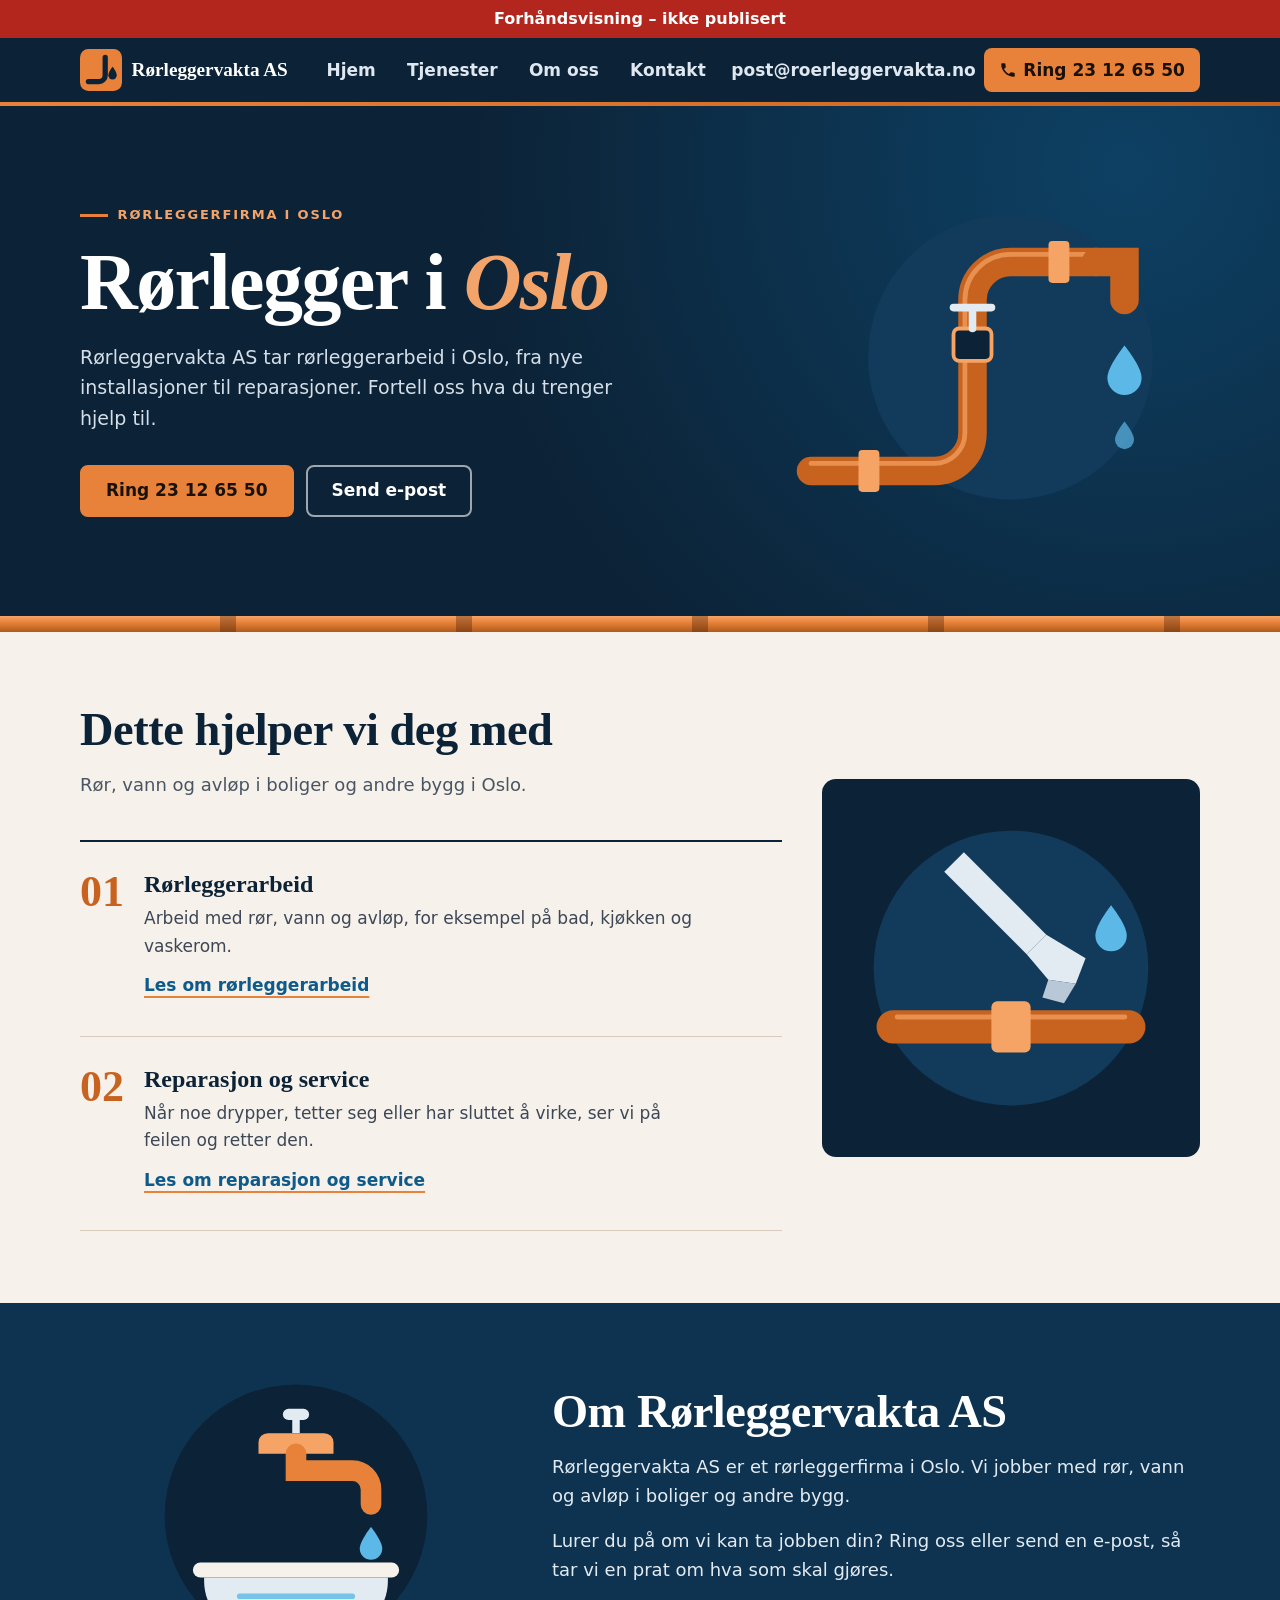
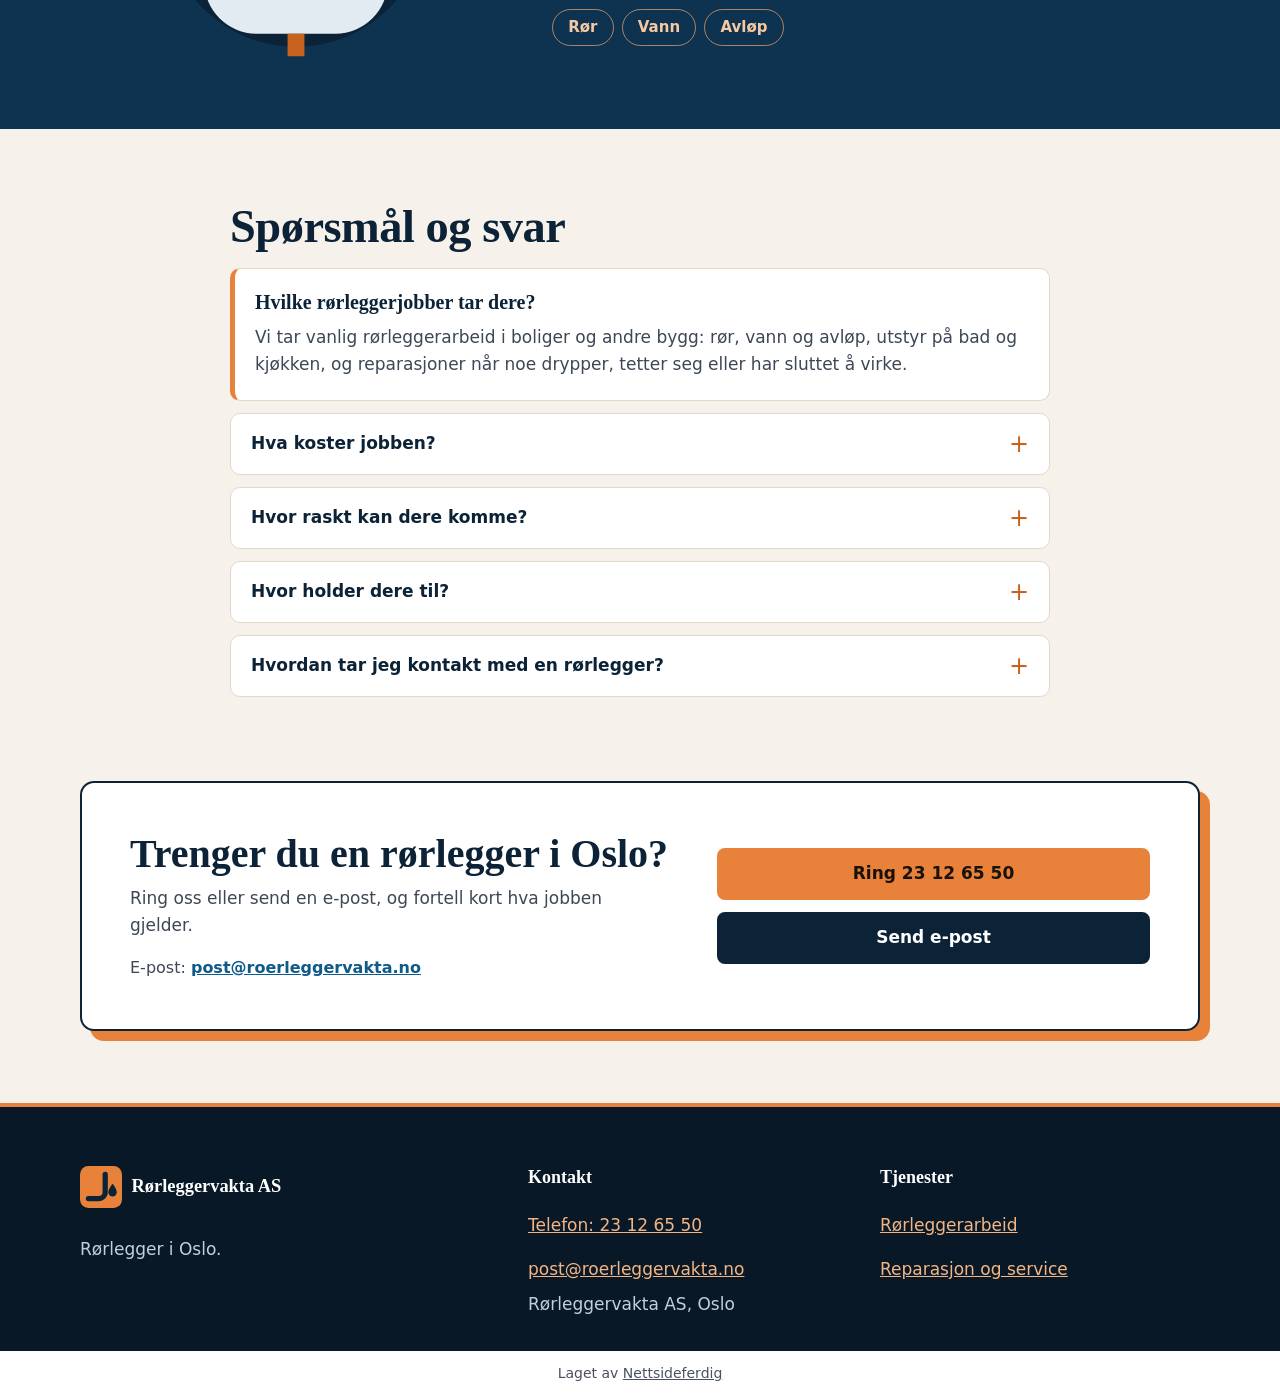
<file: index.html>
<!doctype html>
<html lang="nb">
<head>
<meta charset="utf-8">
<meta name="viewport" content="width=device-width, initial-scale=1">
<title>Rørlegger i Oslo | Rørleggervakta AS</title>
<meta name="description" content="Rørleggervakta AS er rørlegger i Oslo. Vi tar rørleggerarbeid, reparasjoner og service. Ta kontakt for en prat om jobben.">
<link rel="canonical" href="https://andersmathisen7-design.github.io/side-rorleggervakta-as-3229fc13/">
<meta property="og:type" content="website">
<meta property="og:locale" content="nb_NO">
<meta property="og:site_name" content="Rørleggervakta AS">
<meta property="og:title" content="Rørlegger i Oslo | Rørleggervakta AS">
<meta property="og:description" content="Rørleggervakta AS er rørlegger i Oslo. Vi tar rørleggerarbeid, reparasjoner og service. Ta kontakt for en prat om jobben.">
<meta property="og:url" content="https://andersmathisen7-design.github.io/side-rorleggervakta-as-3229fc13/">
<meta http-equiv="Content-Security-Policy" content="default-src 'none'; style-src 'self'; img-src 'self'; manifest-src 'self'; worker-src 'self'; script-src 'self'">
<link rel="stylesheet" href="./style.css">
<meta name="theme-color" content="#0c3b5e">
<link rel="manifest" href="./manifest.webmanifest">
<link rel="icon" href="./icon.svg" type="image/svg+xml">
<script src="./pwa.js" defer></script>
<meta name="robots" content="noindex,nofollow">
<script type="application/ld+json">{"@context":"https://schema.org","@type":"Plumber","name":"Rørleggervakta AS","description":"Rørleggervakta AS er rørlegger i Oslo. Vi tar rørleggerarbeid, reparasjoner og service. Ta kontakt for en prat om jobben.","email":"post@roerleggervakta.no","areaServed":"Oslo","url":"https://andersmathisen7-design.github.io/side-rorleggervakta-as-3229fc13","telephone":"23 12 65 50"}</script>
</head>
<body>
<div class="forhandsstripe">Forhåndsvisning – ikke publisert</div>
<header class="topp"><div class="wrap"><a class="merke" href="./"><svg viewBox="0 0 40 40" aria-hidden="true"><rect width="40" height="40" rx="8" fill="#e8823a"/><path d="M8 31h10a6 6 0 0 0 6-6V8" fill="none" stroke="#0c2236" stroke-width="5" stroke-linecap="round"/><path d="M31 17c0 0-4 5-4 8a4 4 0 0 0 8 0c0-3-4-8-4-8z" fill="#0c2236"/></svg><span>Rørleggervakta AS</span></a><nav class="meny" aria-label="Hovedmeny"><ul><li><a href="./">Hjem</a></li><li><a href="./#tjenester">Tjenester</a></li><li><a href="./#om">Om oss</a></li><li><a href="#kontakt">Kontakt</a></li></ul></nav><div class="topp-hoyre"><a class="toppepost" href="mailto:post@roerleggervakta.no">post@roerleggervakta.no</a><a class="ringknapp" href="tel:23126550"><svg viewBox="0 0 24 24" aria-hidden="true"><path d="M6.6 10.8a15 15 0 0 0 6.6 6.6l2.2-2.2a1 1 0 0 1 1-.25 11.4 11.4 0 0 0 3.6.57 1 1 0 0 1 1 1V20a1 1 0 0 1-1 1A17 17 0 0 1 3 4a1 1 0 0 1 1-1h3.5a1 1 0 0 1 1 1c0 1.25.2 2.45.57 3.57a1 1 0 0 1-.25 1z" fill="currentColor"/></svg><span class="kort">Ring</span><span class="lang">Ring 23 12 65 50</span></a><details class="mobilmeny"><summary><svg viewBox="0 0 24 24" aria-hidden="true"><path d="M4 7h16M4 12h16M4 17h16" stroke="currentColor" stroke-width="2.4" stroke-linecap="round"/></svg><span class="skjult">Meny</span></summary><nav aria-label="Meny på mobil"><ul><li><a href="./">Hjem</a></li><li><a href="./#tjenester">Tjenester</a></li><li><a href="./tjenester/rorleggerarbeid/">Rørleggerarbeid</a></li><li><a href="./tjenester/reparasjon-og-service/">Reparasjon og service</a></li><li><a href="./#om">Om oss</a></li><li><a href="#kontakt">Kontakt</a></li></ul></nav></details></div></div></header>
<main>
<section class="hero"><div class="wrap"><div><p class="etikett">Rørleggerfirma i Oslo</p><h1>Rørlegger i <em>Oslo</em></h1><p class="ingress">Rørleggervakta AS tar rørleggerarbeid i Oslo, fra nye installasjoner til reparasjoner. Fortell oss hva du trenger hjelp til.</p><div class="knapper"><a class="knapp" href="tel:23126550">Ring 23 12 65 50</a><a class="knapp hul" href="mailto:post@roerleggervakta.no">Send e-post</a></div></div><div class="hero-figur"><svg viewBox="0 0 400 360" aria-hidden="true"><circle cx="230" cy="180" r="150" fill="#123a5a"/><path d="M20 300H150a40 40 0 0 0 40-40V120a40 40 0 0 1 40-40h90" fill="none" stroke="#c8631f" stroke-width="30" stroke-linecap="round"/><path d="M20 292H150a32 32 0 0 0 32-32V120a48 48 0 0 1 48-48h90" fill="none" stroke="#f6a465" stroke-width="5" stroke-linecap="round" opacity=".7"/><rect x="70" y="278" width="22" height="44" rx="4" fill="#f6a465"/><rect x="270" y="58" width="22" height="44" rx="4" fill="#f6a465"/><rect x="170" y="150" width="40" height="34" rx="6" fill="#0c2236" stroke="#f6a465" stroke-width="4"/><path d="M190 150v-22M170 128h40" stroke="#e3ebf2" stroke-width="8" stroke-linecap="round"/><path d="M320 80h30v40" fill="none" stroke="#c8631f" stroke-width="30" stroke-linecap="round"/><path d="M350 168c0 0-18 22-18 34a18 18 0 0 0 36 0c0-12-18-34-18-34z" fill="#5cb8e6"/><path d="M350 248c0 0-10 12-10 19a10 10 0 0 0 20 0c0-7-10-19-10-19z" fill="#5cb8e6" opacity=".7"/></svg></div></div></section><div class="ror" aria-hidden="true"></div><section class="seksjon" id="tjenester"><div class="wrap tjenester-rad"><div><h2>Dette hjelper vi deg med</h2><p class="lede">Rør, vann og avløp i boliger og andre bygg i Oslo.</p><ol class="nummerliste"><li><span class="nr" aria-hidden="true">01</span><h3>Rørleggerarbeid</h3><p>Arbeid med rør, vann og avløp, for eksempel på bad, kjøkken og vaskerom.</p><a class="pil-lenke" href="./tjenester/rorleggerarbeid/">Les om rørleggerarbeid</a></li><li><span class="nr" aria-hidden="true">02</span><h3>Reparasjon og service</h3><p>Når noe drypper, tetter seg eller har sluttet å virke, ser vi på feilen og retter den.</p><a class="pil-lenke" href="./tjenester/reparasjon-og-service/">Les om reparasjon og service</a></li></ol></div><div class="illu" aria-hidden="true"><svg viewBox="0 0 320 320"><circle cx="160" cy="160" r="140" fill="#123a5a"/><path d="M40 220h240" stroke="#c8631f" stroke-width="34" stroke-linecap="round"/><path d="M44 210h232" stroke="#f6a465" stroke-width="5" stroke-linecap="round" opacity=".7"/><rect x="140" y="194" width="40" height="52" rx="6" fill="#f6a465"/><polygon points="92,62 112,42 196,126 176,146" fill="#e3ebf2"/><polygon points="176,146 196,126 236,150 226,176 198,172" fill="#e3ebf2"/><polygon points="198,172 226,176 214,196 192,190" fill="#b8c8d6"/><path d="M262 96c0 0-16 20-16 31a16 16 0 0 0 32 0c0-11-16-31-16-31z" fill="#5cb8e6"/></svg></div></div></section><section class="seksjon om" id="om"><div class="wrap"><div class="om-figur" aria-hidden="true"><svg viewBox="0 0 320 300"><circle cx="160" cy="150" r="140" fill="#0c2236"/><rect x="146" y="36" width="28" height="12" rx="6" fill="#e3ebf2"/><path d="M160 48v14" stroke="#e3ebf2" stroke-width="8"/><path d="M130 62h60a10 10 0 0 1 10 10v12h-80V72a10 10 0 0 1 10-10z" fill="#f6a465"/><path d="M160 84v18h60a20 20 0 0 1 20 20v16" fill="none" stroke="#e8823a" stroke-width="22" stroke-linecap="round"/><path d="M240 162c0 0-12 15-12 23a12 12 0 0 0 24 0c0-8-12-23-12-23z" fill="#5cb8e6"/><rect x="50" y="200" width="220" height="16" rx="8" fill="#f6f1ea"/><path d="M62 216h196v4a56 56 0 0 1-56 56h-84a56 56 0 0 1-56-56z" fill="#e3ebf2"/><path d="M100 236h120" stroke="#5cb8e6" stroke-width="6" stroke-linecap="round" opacity=".8"/><path d="M160 276v24" stroke="#c8631f" stroke-width="18"/></svg></div><div><h2>Om Rørleggervakta AS</h2><p>Rørleggervakta AS er et rørleggerfirma i Oslo. Vi jobber med rør, vann og avløp i boliger og andre bygg.</p><p>Lurer du på om vi kan ta jobben din? Ring oss eller send en e-post, så tar vi en prat om hva som skal gjøres.</p><ul class="merker" aria-label="Fagområder"><li>Rør</li><li>Vann</li><li>Avløp</li></ul></div></div></section><section class="seksjon faq"><div class="wrap"><h2>Spørsmål og svar</h2><div class="faq-apen"><h3>Hvilke rørleggerjobber tar dere?</h3><p>Vi tar vanlig rørleggerarbeid i boliger og andre bygg: rør, vann og avløp, utstyr på bad og kjøkken, og reparasjoner når noe drypper, tetter seg eller har sluttet å virke.</p></div><details><summary>Hva koster jobben?</summary><p>Det kommer an på hva som skal gjøres. Fortell oss kort om jobben når du tar kontakt, så tar vi en prat om hva den innebærer.</p></details><details><summary>Hvor raskt kan dere komme?</summary><p>Det kommer an på jobben og hva vi har på gang. Ring oss, så finner vi ut av det sammen.</p></details><details><summary>Hvor holder dere til?</summary><p>Vi holder til i Oslo. Lurer du på om vi tar jobben der du bor, er det bare å spørre.</p></details><details><summary>Hvordan tar jeg kontakt med en rørlegger?</summary><p>Ring oss eller send oss en e-post. Fortell kort hva jobben gjelder, så tar vi det derfra.</p></details></div></section><section class="cta-ramme" id="ta-kontakt"><div class="wrap"><div class="cta"><div><h2>Trenger du en rørlegger i Oslo?</h2><p>Ring oss eller send en e-post, og fortell kort hva jobben gjelder.</p><p class="epostlinje">E-post: <a href="mailto:post@roerleggervakta.no">post@roerleggervakta.no</a></p></div><div class="knapper"><a class="knapp" href="tel:23126550">Ring 23 12 65 50</a><a class="knapp mork" href="mailto:post@roerleggervakta.no">Send e-post</a></div></div></div></section>
</main>
<footer class="bunn" id="kontakt"><div class="wrap"><div><a class="merke" href="./"><svg viewBox="0 0 40 40" aria-hidden="true"><rect width="40" height="40" rx="8" fill="#e8823a"/><path d="M8 31h10a6 6 0 0 0 6-6V8" fill="none" stroke="#0c2236" stroke-width="5" stroke-linecap="round"/><path d="M31 17c0 0-4 5-4 8a4 4 0 0 0 8 0c0-3-4-8-4-8z" fill="#0c2236"/></svg><span>Rørleggervakta AS</span></a><p>Rørlegger i Oslo.</p></div><div><h2>Kontakt</h2><ul><li><a href="tel:23126550">Telefon: 23 12 65 50</a></li><li><a href="mailto:post@roerleggervakta.no">post@roerleggervakta.no</a></li></ul><address>Rørleggervakta AS, Oslo</address></div><div><h2>Tjenester</h2><ul><li><a href="./tjenester/rorleggerarbeid/">Rørleggerarbeid</a></li><li><a href="./tjenester/reparasjon-og-service/">Reparasjon og service</a></li></ul></div></div></footer>
<p class="nf-byra">Laget av <a href="https://nettsideferdig.no/">Nettsideferdig</a></p>
</body>
</html>
</file>
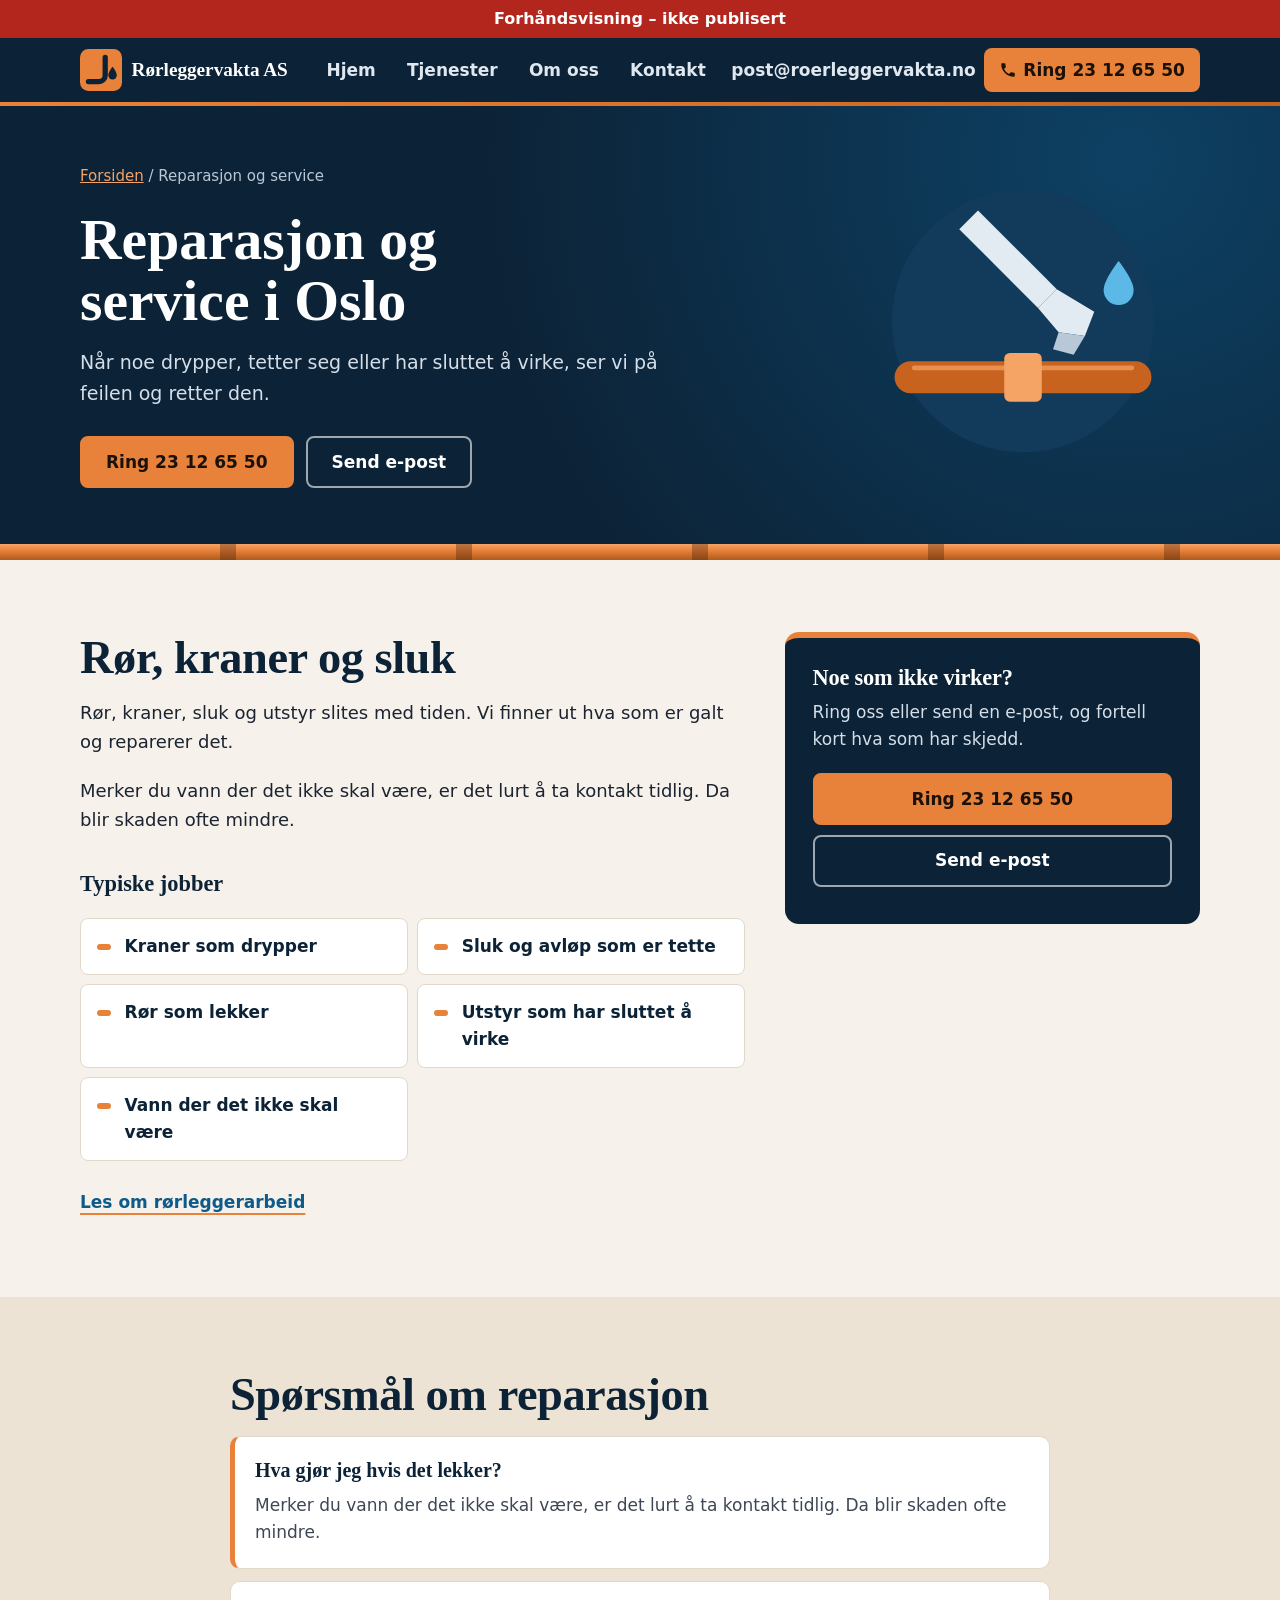
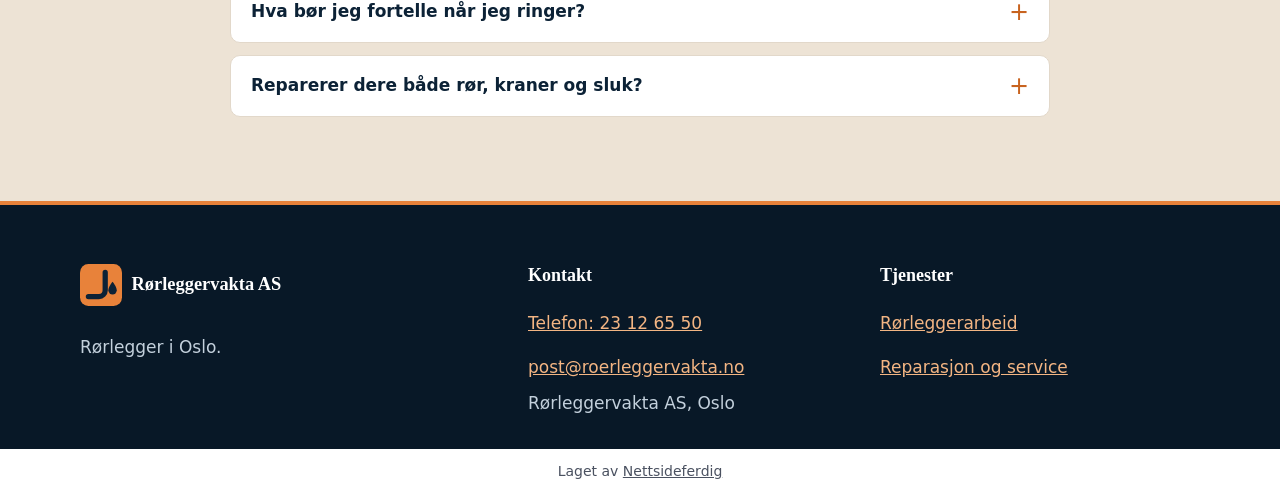
<file: tjenester/reparasjon-og-service/index.html>
<!doctype html>
<html lang="nb">
<head>
<meta charset="utf-8">
<meta name="viewport" content="width=device-width, initial-scale=1">
<title>Reparasjon og service av rør i Oslo | Rørleggervakta AS</title>
<meta name="description" content="Drypper det, er det tett eller har noe sluttet å virke? Rørleggervakta AS reparerer rør, kraner og sluk i Oslo.">
<link rel="canonical" href="https://andersmathisen7-design.github.io/side-rorleggervakta-as-3229fc13/tjenester/reparasjon-og-service/">
<meta property="og:type" content="website">
<meta property="og:locale" content="nb_NO">
<meta property="og:site_name" content="Rørleggervakta AS">
<meta property="og:title" content="Reparasjon og service av rør i Oslo | Rørleggervakta AS">
<meta property="og:description" content="Drypper det, er det tett eller har noe sluttet å virke? Rørleggervakta AS reparerer rør, kraner og sluk i Oslo.">
<meta property="og:url" content="https://andersmathisen7-design.github.io/side-rorleggervakta-as-3229fc13/tjenester/reparasjon-og-service/">
<meta http-equiv="Content-Security-Policy" content="default-src 'none'; style-src 'self'; img-src 'self'; manifest-src 'self'; worker-src 'self'; script-src 'self'">
<link rel="stylesheet" href="../../style.css">
<meta name="theme-color" content="#0c3b5e">
<link rel="manifest" href="../../manifest.webmanifest">
<link rel="icon" href="../../icon.svg" type="image/svg+xml">
<script src="../../pwa.js" defer></script>
<meta name="robots" content="noindex,nofollow">
</head>
<body>
<div class="forhandsstripe">Forhåndsvisning – ikke publisert</div>
<header class="topp"><div class="wrap"><a class="merke" href="../../"><svg viewBox="0 0 40 40" aria-hidden="true"><rect width="40" height="40" rx="8" fill="#e8823a"/><path d="M8 31h10a6 6 0 0 0 6-6V8" fill="none" stroke="#0c2236" stroke-width="5" stroke-linecap="round"/><path d="M31 17c0 0-4 5-4 8a4 4 0 0 0 8 0c0-3-4-8-4-8z" fill="#0c2236"/></svg><span>Rørleggervakta AS</span></a><nav class="meny" aria-label="Hovedmeny"><ul><li><a href="../../">Hjem</a></li><li><a href="../../#tjenester">Tjenester</a></li><li><a href="../../#om">Om oss</a></li><li><a href="#kontakt">Kontakt</a></li></ul></nav><div class="topp-hoyre"><a class="toppepost" href="mailto:post@roerleggervakta.no">post@roerleggervakta.no</a><a class="ringknapp" href="tel:23126550"><svg viewBox="0 0 24 24" aria-hidden="true"><path d="M6.6 10.8a15 15 0 0 0 6.6 6.6l2.2-2.2a1 1 0 0 1 1-.25 11.4 11.4 0 0 0 3.6.57 1 1 0 0 1 1 1V20a1 1 0 0 1-1 1A17 17 0 0 1 3 4a1 1 0 0 1 1-1h3.5a1 1 0 0 1 1 1c0 1.25.2 2.45.57 3.57a1 1 0 0 1-.25 1z" fill="currentColor"/></svg><span class="kort">Ring</span><span class="lang">Ring 23 12 65 50</span></a><details class="mobilmeny"><summary><svg viewBox="0 0 24 24" aria-hidden="true"><path d="M4 7h16M4 12h16M4 17h16" stroke="currentColor" stroke-width="2.4" stroke-linecap="round"/></svg><span class="skjult">Meny</span></summary><nav aria-label="Meny på mobil"><ul><li><a href="../../">Hjem</a></li><li><a href="../../#tjenester">Tjenester</a></li><li><a href="../../tjenester/rorleggerarbeid/">Rørleggerarbeid</a></li><li><a href="../../tjenester/reparasjon-og-service/">Reparasjon og service</a></li><li><a href="../../#om">Om oss</a></li><li><a href="#kontakt">Kontakt</a></li></ul></nav></details></div></div></header>
<main>
<section class="sidehode"><div class="wrap"><div><p class="brodsmule"><a href="../../">Forsiden</a> / Reparasjon og service</p><h1>Reparasjon og service i Oslo</h1><p class="ingress">Når noe drypper, tetter seg eller har sluttet å virke, ser vi på feilen og retter den.</p><div class="knapper"><a class="knapp" href="tel:23126550">Ring 23 12 65 50</a><a class="knapp hul" href="mailto:post@roerleggervakta.no">Send e-post</a></div></div><div class="sidehode-figur"><svg viewBox="0 0 320 320" aria-hidden="true"><circle cx="160" cy="160" r="140" fill="#123a5a"/><path d="M40 220h240" stroke="#c8631f" stroke-width="34" stroke-linecap="round"/><path d="M44 210h232" stroke="#f6a465" stroke-width="5" stroke-linecap="round" opacity=".7"/><rect x="140" y="194" width="40" height="52" rx="6" fill="#f6a465"/><polygon points="92,62 112,42 196,126 176,146" fill="#e3ebf2"/><polygon points="176,146 196,126 236,150 226,176 198,172" fill="#e3ebf2"/><polygon points="198,172 226,176 214,196 192,190" fill="#b8c8d6"/><path d="M262 96c0 0-16 20-16 31a16 16 0 0 0 32 0c0-11-16-31-16-31z" fill="#5cb8e6"/></svg></div></div></section><div class="ror" aria-hidden="true"></div><section class="seksjon"><div class="wrap innhold"><div class="tekst"><h2>Rør, kraner og sluk</h2><p>Rør, kraner, sluk og utstyr slites med tiden. Vi finner ut hva som er galt og reparerer det.</p><p>Merker du vann der det ikke skal være, er det lurt å ta kontakt tidlig. Da blir skaden ofte mindre.</p><h3>Typiske jobber</h3><ul class="jobbliste"><li>Kraner som drypper</li><li>Sluk og avløp som er tette</li><li>Rør som lekker</li><li>Utstyr som har sluttet å virke</li><li>Vann der det ikke skal være</li></ul><a class="pil-lenke" href="../../tjenester/rorleggerarbeid/">Les om rørleggerarbeid</a></div><aside class="sideboks"><h2>Noe som ikke virker?</h2><p>Ring oss eller send en e-post, og fortell kort hva som har skjedd.</p><a class="knapp" href="tel:23126550">Ring 23 12 65 50</a><a class="knapp hul" href="mailto:post@roerleggervakta.no">Send e-post</a></aside></div></section><section class="seksjon faq bakgrunn"><div class="wrap"><h2>Spørsmål om reparasjon</h2><div class="faq-apen"><h3>Hva gjør jeg hvis det lekker?</h3><p>Merker du vann der det ikke skal være, er det lurt å ta kontakt tidlig. Da blir skaden ofte mindre.</p></div><details><summary>Hva bør jeg fortelle når jeg ringer?</summary><p>Fortell kort hva som har skjedd og hvor det er, så vet vi mer om hva som må til.</p></details><details><summary>Reparerer dere både rør, kraner og sluk?</summary><p>Ja. Vi finner ut hva som er galt med rør, kraner, sluk og utstyr, og reparerer det.</p></details></div></section>
</main>
<footer class="bunn" id="kontakt"><div class="wrap"><div><a class="merke" href="../../"><svg viewBox="0 0 40 40" aria-hidden="true"><rect width="40" height="40" rx="8" fill="#e8823a"/><path d="M8 31h10a6 6 0 0 0 6-6V8" fill="none" stroke="#0c2236" stroke-width="5" stroke-linecap="round"/><path d="M31 17c0 0-4 5-4 8a4 4 0 0 0 8 0c0-3-4-8-4-8z" fill="#0c2236"/></svg><span>Rørleggervakta AS</span></a><p>Rørlegger i Oslo.</p></div><div><h2>Kontakt</h2><ul><li><a href="tel:23126550">Telefon: 23 12 65 50</a></li><li><a href="mailto:post@roerleggervakta.no">post@roerleggervakta.no</a></li></ul><address>Rørleggervakta AS, Oslo</address></div><div><h2>Tjenester</h2><ul><li><a href="../../tjenester/rorleggerarbeid/">Rørleggerarbeid</a></li><li><a href="../../tjenester/reparasjon-og-service/">Reparasjon og service</a></li></ul></div></div></footer>
<p class="nf-byra">Laget av <a href="https://nettsideferdig.no/">Nettsideferdig</a></p>
</body>
</html>
</file>
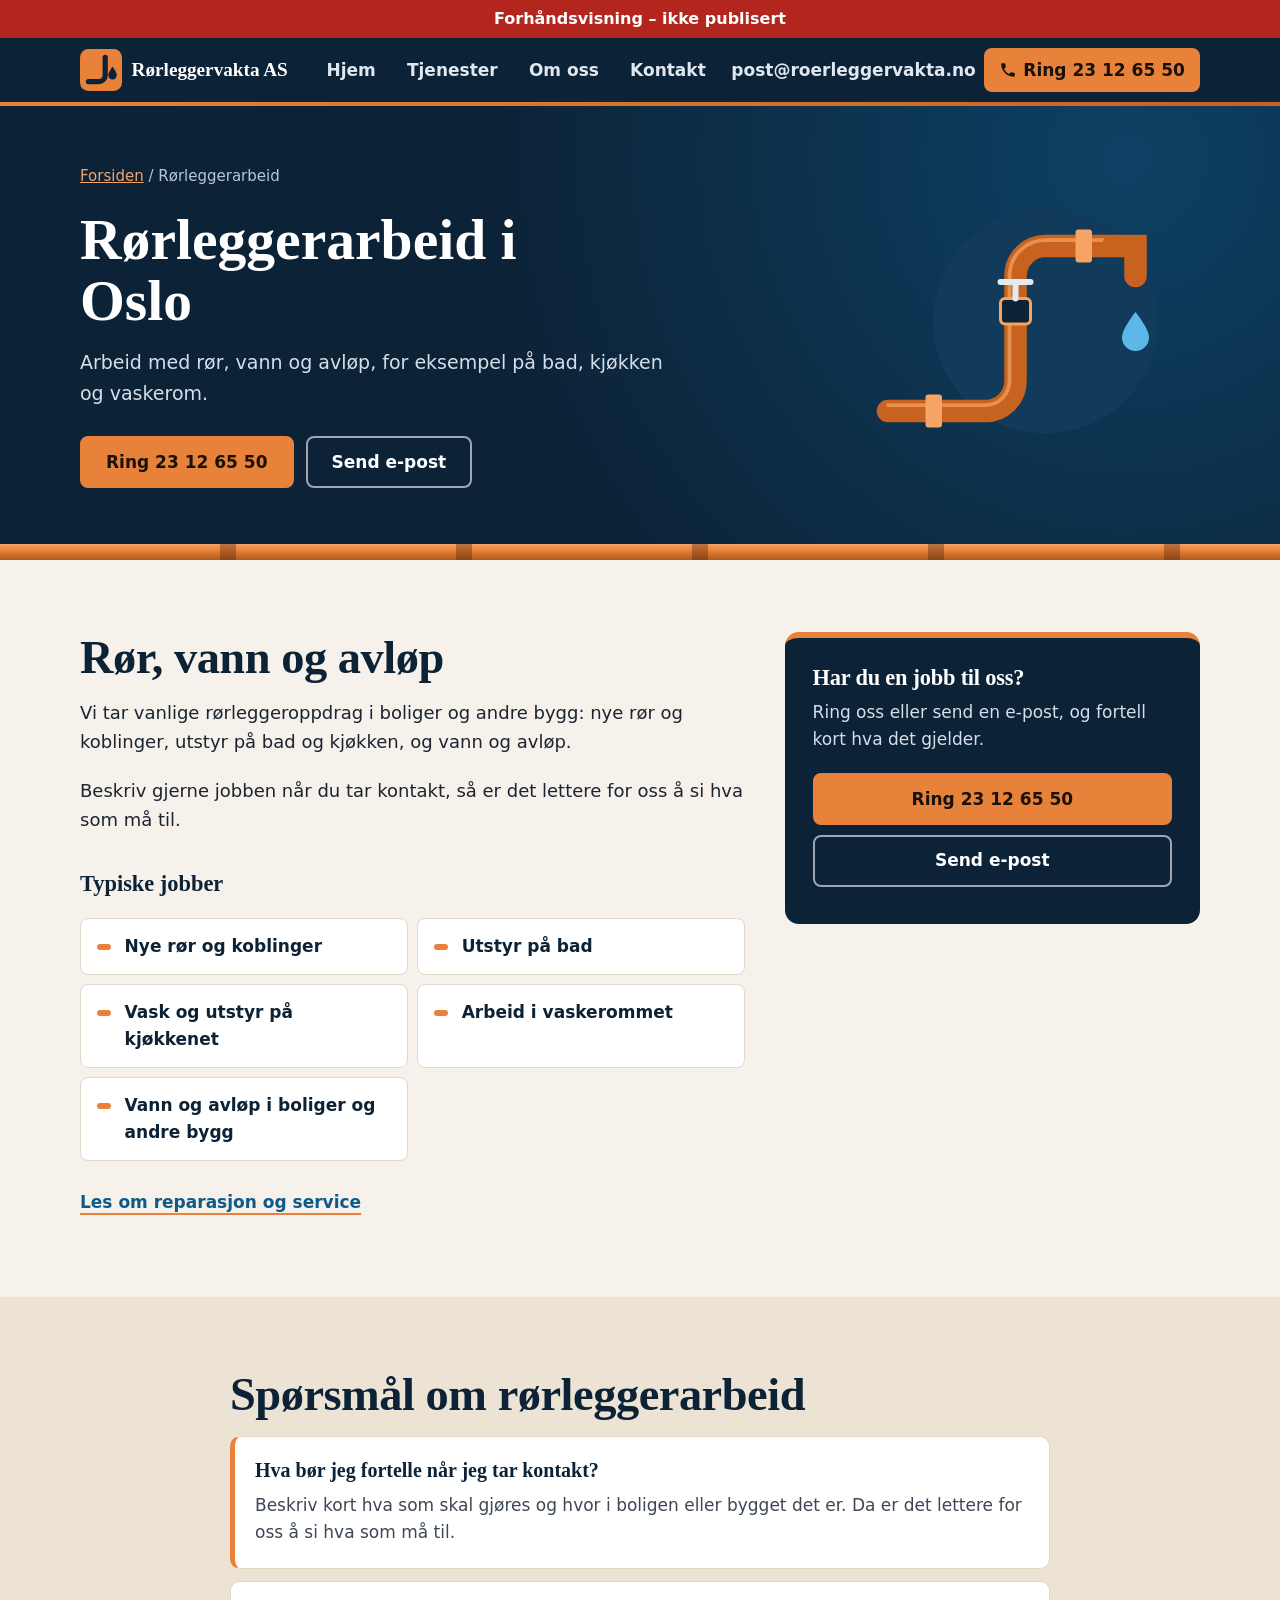
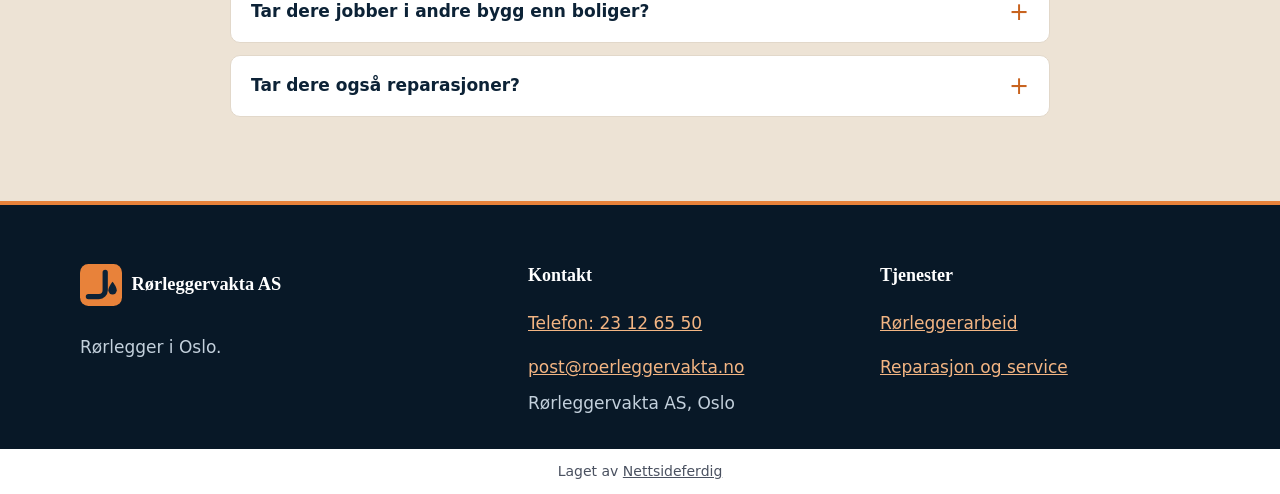
<file: tjenester/rorleggerarbeid/index.html>
<!doctype html>
<html lang="nb">
<head>
<meta charset="utf-8">
<meta name="viewport" content="width=device-width, initial-scale=1">
<title>Rørleggerarbeid i Oslo | Rørleggervakta AS</title>
<meta name="description" content="Rørleggerarbeid i Oslo: rør, vann og avløp på bad, kjøkken og vaskerom. Rørleggervakta AS hjelper deg med jobben.">
<link rel="canonical" href="https://andersmathisen7-design.github.io/side-rorleggervakta-as-3229fc13/tjenester/rorleggerarbeid/">
<meta property="og:type" content="website">
<meta property="og:locale" content="nb_NO">
<meta property="og:site_name" content="Rørleggervakta AS">
<meta property="og:title" content="Rørleggerarbeid i Oslo | Rørleggervakta AS">
<meta property="og:description" content="Rørleggerarbeid i Oslo: rør, vann og avløp på bad, kjøkken og vaskerom. Rørleggervakta AS hjelper deg med jobben.">
<meta property="og:url" content="https://andersmathisen7-design.github.io/side-rorleggervakta-as-3229fc13/tjenester/rorleggerarbeid/">
<meta http-equiv="Content-Security-Policy" content="default-src 'none'; style-src 'self'; img-src 'self'; manifest-src 'self'; worker-src 'self'; script-src 'self'">
<link rel="stylesheet" href="../../style.css">
<meta name="theme-color" content="#0c3b5e">
<link rel="manifest" href="../../manifest.webmanifest">
<link rel="icon" href="../../icon.svg" type="image/svg+xml">
<script src="../../pwa.js" defer></script>
<meta name="robots" content="noindex,nofollow">
</head>
<body>
<div class="forhandsstripe">Forhåndsvisning – ikke publisert</div>
<header class="topp"><div class="wrap"><a class="merke" href="../../"><svg viewBox="0 0 40 40" aria-hidden="true"><rect width="40" height="40" rx="8" fill="#e8823a"/><path d="M8 31h10a6 6 0 0 0 6-6V8" fill="none" stroke="#0c2236" stroke-width="5" stroke-linecap="round"/><path d="M31 17c0 0-4 5-4 8a4 4 0 0 0 8 0c0-3-4-8-4-8z" fill="#0c2236"/></svg><span>Rørleggervakta AS</span></a><nav class="meny" aria-label="Hovedmeny"><ul><li><a href="../../">Hjem</a></li><li><a href="../../#tjenester">Tjenester</a></li><li><a href="../../#om">Om oss</a></li><li><a href="#kontakt">Kontakt</a></li></ul></nav><div class="topp-hoyre"><a class="toppepost" href="mailto:post@roerleggervakta.no">post@roerleggervakta.no</a><a class="ringknapp" href="tel:23126550"><svg viewBox="0 0 24 24" aria-hidden="true"><path d="M6.6 10.8a15 15 0 0 0 6.6 6.6l2.2-2.2a1 1 0 0 1 1-.25 11.4 11.4 0 0 0 3.6.57 1 1 0 0 1 1 1V20a1 1 0 0 1-1 1A17 17 0 0 1 3 4a1 1 0 0 1 1-1h3.5a1 1 0 0 1 1 1c0 1.25.2 2.45.57 3.57a1 1 0 0 1-.25 1z" fill="currentColor"/></svg><span class="kort">Ring</span><span class="lang">Ring 23 12 65 50</span></a><details class="mobilmeny"><summary><svg viewBox="0 0 24 24" aria-hidden="true"><path d="M4 7h16M4 12h16M4 17h16" stroke="currentColor" stroke-width="2.4" stroke-linecap="round"/></svg><span class="skjult">Meny</span></summary><nav aria-label="Meny på mobil"><ul><li><a href="../../">Hjem</a></li><li><a href="../../#tjenester">Tjenester</a></li><li><a href="../../tjenester/rorleggerarbeid/">Rørleggerarbeid</a></li><li><a href="../../tjenester/reparasjon-og-service/">Reparasjon og service</a></li><li><a href="../../#om">Om oss</a></li><li><a href="#kontakt">Kontakt</a></li></ul></nav></details></div></div></header>
<main>
<section class="sidehode"><div class="wrap"><div><p class="brodsmule"><a href="../../">Forsiden</a> / Rørleggerarbeid</p><h1>Rørleggerarbeid i Oslo</h1><p class="ingress">Arbeid med rør, vann og avløp, for eksempel på bad, kjøkken og vaskerom.</p><div class="knapper"><a class="knapp" href="tel:23126550">Ring 23 12 65 50</a><a class="knapp hul" href="mailto:post@roerleggervakta.no">Send e-post</a></div></div><div class="sidehode-figur"><svg viewBox="0 0 400 360" aria-hidden="true"><circle cx="230" cy="180" r="150" fill="#123a5a"/><path d="M20 300H150a40 40 0 0 0 40-40V120a40 40 0 0 1 40-40h90" fill="none" stroke="#c8631f" stroke-width="30" stroke-linecap="round"/><path d="M20 292H150a32 32 0 0 0 32-32V120a48 48 0 0 1 48-48h90" fill="none" stroke="#f6a465" stroke-width="5" stroke-linecap="round" opacity=".7"/><rect x="70" y="278" width="22" height="44" rx="4" fill="#f6a465"/><rect x="270" y="58" width="22" height="44" rx="4" fill="#f6a465"/><rect x="170" y="150" width="40" height="34" rx="6" fill="#0c2236" stroke="#f6a465" stroke-width="4"/><path d="M190 150v-22M170 128h40" stroke="#e3ebf2" stroke-width="8" stroke-linecap="round"/><path d="M320 80h30v40" fill="none" stroke="#c8631f" stroke-width="30" stroke-linecap="round"/><path d="M350 168c0 0-18 22-18 34a18 18 0 0 0 36 0c0-12-18-34-18-34z" fill="#5cb8e6"/></svg></div></div></section><div class="ror" aria-hidden="true"></div><section class="seksjon"><div class="wrap innhold"><div class="tekst"><h2>Rør, vann og avløp</h2><p>Vi tar vanlige rørleggeroppdrag i boliger og andre bygg: nye rør og koblinger, utstyr på bad og kjøkken, og vann og avløp.</p><p>Beskriv gjerne jobben når du tar kontakt, så er det lettere for oss å si hva som må til.</p><h3>Typiske jobber</h3><ul class="jobbliste"><li>Nye rør og koblinger</li><li>Utstyr på bad</li><li>Vask og utstyr på kjøkkenet</li><li>Arbeid i vaskerommet</li><li>Vann og avløp i boliger og andre bygg</li></ul><a class="pil-lenke" href="../../tjenester/reparasjon-og-service/">Les om reparasjon og service</a></div><aside class="sideboks"><h2>Har du en jobb til oss?</h2><p>Ring oss eller send en e-post, og fortell kort hva det gjelder.</p><a class="knapp" href="tel:23126550">Ring 23 12 65 50</a><a class="knapp hul" href="mailto:post@roerleggervakta.no">Send e-post</a></aside></div></section><section class="seksjon faq bakgrunn"><div class="wrap"><h2>Spørsmål om rørleggerarbeid</h2><div class="faq-apen"><h3>Hva bør jeg fortelle når jeg tar kontakt?</h3><p>Beskriv kort hva som skal gjøres og hvor i boligen eller bygget det er. Da er det lettere for oss å si hva som må til.</p></div><details><summary>Tar dere jobber i andre bygg enn boliger?</summary><p>Ja, vi jobber med rør, vann og avløp både i boliger og andre bygg.</p></details><details><summary>Tar dere også reparasjoner?</summary><p>Ja. Drypper det, er det tett eller har noe sluttet å virke, ser vi på feilen og retter den.</p></details></div></section>
</main>
<footer class="bunn" id="kontakt"><div class="wrap"><div><a class="merke" href="../../"><svg viewBox="0 0 40 40" aria-hidden="true"><rect width="40" height="40" rx="8" fill="#e8823a"/><path d="M8 31h10a6 6 0 0 0 6-6V8" fill="none" stroke="#0c2236" stroke-width="5" stroke-linecap="round"/><path d="M31 17c0 0-4 5-4 8a4 4 0 0 0 8 0c0-3-4-8-4-8z" fill="#0c2236"/></svg><span>Rørleggervakta AS</span></a><p>Rørlegger i Oslo.</p></div><div><h2>Kontakt</h2><ul><li><a href="tel:23126550">Telefon: 23 12 65 50</a></li><li><a href="mailto:post@roerleggervakta.no">post@roerleggervakta.no</a></li></ul><address>Rørleggervakta AS, Oslo</address></div><div><h2>Tjenester</h2><ul><li><a href="../../tjenester/rorleggerarbeid/">Rørleggerarbeid</a></li><li><a href="../../tjenester/reparasjon-og-service/">Reparasjon og service</a></li></ul></div></div></footer>
<p class="nf-byra">Laget av <a href="https://nettsideferdig.no/">Nettsideferdig</a></p>
</body>
</html>
</file>
<file: style.css>
/* Fast fra Sidefabrikken: bestillingswidgeten. */
:root { --nf-farge: #0c3b5e; }
#nf-bestill [hidden] { display: none !important; }
#nf-bestill button { font: inherit; padding: 0.5rem 0.9rem; margin: 0.2rem; border: 1px solid var(--nf-farge); border-radius: 6px; background: #fff; color: var(--nf-farge); cursor: pointer; }
#nf-bestill button:disabled { opacity: 0.6; }
#nf-bestill .nf-knapp { background: var(--nf-farge); color: #fff; }
#nf-bestill .nf-tjeneste { display: block; width: 100%; text-align: left; }
#nf-bestill .nf-tjeneste small, #nf-bestill .nf-vare small { display: block; color: #555; }
#nf-bestill .nf-felt { display: block; margin: 0.5rem 0; }
#nf-bestill input, #nf-bestill select, #nf-bestill textarea { font: inherit; padding: 0.4rem; border: 1px solid #c5cad3; border-radius: 4px; display: block; width: 100%; max-width: 24rem; }
#nf-bestill input[type="checkbox"], #nf-bestill input[type="radio"] { display: inline-block; width: auto; margin: 0 0.4rem 0 0; vertical-align: middle; }
#nf-bestill .nf-rad { display: flex; flex-wrap: wrap; gap: 0.5rem; }
#nf-bestill .nf-vare { padding: 0.4rem 0; border-bottom: 1px solid #e3e6eb; }
#nf-bestill .nf-feil, #nf-bestill .nf-utsolgt { color: #b3261e; }
#nf-bestill .nf-test { background: #fff4e5; padding: 0.4rem 0.8rem; border-radius: 6px; }
#nf-bestill .nf-oppsummering { font-weight: 600; }
#nf-bestill .nf-faner { display: flex; flex-wrap: wrap; gap: 0.25rem; margin: 0.5rem 0 1rem; }
#nf-bestill .nf-fane.nf-valgt, #nf-bestill .nf-dag.nf-valgt { background: var(--nf-farge); color: #fff; }
#nf-bestill .nf-adresse { position: relative; max-width: 24rem; }
#nf-bestill .nf-forslag { position: absolute; top: 100%; left: 0; right: 0; z-index: 10; max-height: 15rem; overflow-y: auto; background: #fff; border: 1px solid #c5cad3; border-radius: 4px; box-shadow: 0 4px 12px rgba(0, 0, 0, 0.15); }
#nf-bestill .nf-forslag button { display: block; width: 100%; margin: 0; border: 0; border-radius: 0; padding: 0.5rem 0.75rem; text-align: left; color: inherit; }
#nf-bestill .nf-forslag button:hover, #nf-bestill .nf-forslag button:focus { background: #f4f7fb; }
#nf-bestill .nf-dager { display: flex; flex-wrap: wrap; gap: 0.25rem; margin: 0.5rem 0; }
#nf-bestill .nf-dag.nf-full { text-decoration: line-through; color: #777; border-color: #c5cad3; }
#nf-bestill .nf-tillegg { margin: 0.5rem 0; }
#nf-bestill .nf-sporsmal { margin: 0.8rem 0; }
#nf-bestill .nf-hjelp { display: block; font-size: 0.875rem; color: #666; margin: 0.15rem 0 0.25rem; }
#nf-bestill .nf-sum { font-weight: 700; font-size: 1.15rem; }
#nf-bestill .nf-ja-nei { display: flex; gap: 1.5rem; margin-top: 0.25rem; }
.prisliste table { border-collapse: collapse; width: 100%; max-width: 36rem; }
.prisliste th, .prisliste td { text-align: left; padding: 0.4rem 0.6rem 0.4rem 0; border-bottom: 1px solid #e3e6eb; vertical-align: top; }
.prisliste td:last-child, .prisliste th:last-child { text-align: right; white-space: nowrap; padding-right: 0; }
.prisliste small { color: #555; }
.prisliste .prisinfo { font-size: 0.875rem; color: #555; }

main > section.melding, main > section.bestill { box-sizing: border-box; max-width: 42rem; margin: 0 auto; padding: 2.5rem 1.25rem 3.5rem; }
.nf-skjema .nf-felt { display: block; margin: 0.75rem 0; }
.nf-skjema label, .nf-skjema legend { display: block; font-weight: 600; }
.nf-skjema fieldset { border: 0; padding: 0; margin: 0.75rem 0; min-width: 0; }
.nf-skjema fieldset label { font-weight: 400; }
.nf-skjema input, .nf-skjema textarea { font: inherit; padding: 0.5rem; border: 1px solid #c5cad3; border-radius: 4px; display: block; width: 100%; max-width: 32rem; }
.nf-skjema input[type="radio"] { display: inline-block; width: auto; margin: 0 0.4rem 0 0; vertical-align: middle; }
.nf-skjema input:focus, .nf-skjema textarea:focus { outline: 2px solid var(--nf-farge); outline-offset: 1px; }
.nf-skjema button { font: inherit; font-weight: 600; border: 0; cursor: pointer; padding: 0.85rem 1.5rem; border-radius: 6px; background: var(--nf-farge); color: #fff; min-height: 44px; }
.nf-skjema .nf-info { font-size: 0.875rem; color: #555; }

/* Designet */
*,*::before,*::after{box-sizing:border-box}html{-webkit-text-size-adjust:100%}body{margin:0;font-family:system-ui,-apple-system,"Segoe UI",Helvetica,Arial,sans-serif;font-size:1.0625rem;line-height:1.6;color:#1b2430;background:#f6f1ea}a{color:#0e5a8a}a:focus-visible,summary:focus-visible{outline:3px solid #e8823a;outline-offset:3px}.wrap{width:min(1120px,100% - 2.5rem);margin-inline:auto}.skjult{position:absolute;width:1px;height:1px;overflow:hidden;clip-path:inset(50%);white-space:nowrap}h1,h2,h3{font-family:"Iowan Old Style","Palatino Linotype",Palatino,Georgia,serif}.topp{background:#0c2236;color:#fff;position:relative;z-index:10}.topp::after{content:"";position:absolute;left:0;right:0;bottom:0;height:4px;background:linear-gradient(90deg,#e8823a,#c8631f)}.topp .wrap{display:flex;align-items:center;justify-content:space-between;gap:.75rem;min-height:68px;padding:.5rem 0 .75rem}.merke{display:inline-flex;align-items:center;gap:.6rem;color:#fff;text-decoration:none;font-family:"Iowan Old Style","Palatino Linotype",Palatino,Georgia,serif;font-weight:700;font-size:1.05rem;line-height:1.15;min-height:48px;min-width:0}.merke svg{width:38px;height:38px;flex:none}.meny{display:none;margin-left:auto}.meny ul{display:flex;gap:.25rem;list-style:none;margin:0;padding:0}.meny a{display:inline-flex;align-items:center;min-height:44px;padding:0 .85rem;color:#dfe8f0;text-decoration:none;font-weight:600}.meny a:hover{color:#fff;text-decoration:underline;text-decoration-color:#e8823a;text-decoration-thickness:3px;text-underline-offset:8px}.topp-hoyre{display:flex;align-items:center;gap:.5rem;flex:none}.toppepost{display:none;align-items:center;min-height:44px;color:#dfe8f0;font-weight:600;text-decoration:none}.toppepost:hover{color:#fff;text-decoration:underline}.ringknapp{display:inline-flex;align-items:center;gap:.4rem;min-height:44px;padding:0 .95rem;border-radius:8px;background:#e8823a;color:#1a1108;font-weight:700;text-decoration:none;white-space:nowrap}.ringknapp:hover{background:#f39a57}.ringknapp svg{width:18px;height:18px}.ringknapp .lang{display:none}.mobilmeny{position:relative}.mobilmeny summary{list-style:none;cursor:pointer;display:grid;place-items:center;width:44px;height:44px;border-radius:8px;color:#fff;border:1px solid rgba(255,255,255,.4)}.mobilmeny summary::-webkit-details-marker{display:none}.mobilmeny summary svg{width:22px;height:22px}.mobilmeny ul{position:absolute;right:0;top:calc(100% + .6rem);z-index:20;list-style:none;margin:0;padding:.5rem;min-width:230px;background:#0c2236;border:1px solid #2a4a66;border-top:4px solid #e8823a;border-radius:10px;box-shadow:0 18px 40px -12px rgba(0,0,0,.5)}.mobilmeny a{display:flex;align-items:center;min-height:48px;padding:0 1rem;color:#fff;text-decoration:none;font-weight:600;border-radius:6px}.mobilmeny a:hover{background:rgba(255,255,255,.08)}.hero,.sidehode{position:relative;background:#0c2236;color:#fff;overflow:hidden}.hero{padding:2.5rem 0 3.25rem}.hero::before,.sidehode::before{content:"";position:absolute;inset:0;background:radial-gradient(circle at 88% 12%,rgba(14,90,138,.55),rgba(14,90,138,0) 55%)}.hero .wrap,.sidehode .wrap{position:relative;display:grid;gap:2rem;align-items:center}.ror{height:16px;background:repeating-linear-gradient(90deg,rgba(0,0,0,0) 0 220px,rgba(70,30,5,.35) 220px 236px),linear-gradient(180deg,#f6a465,#e8823a 40%,#b05a1c)}.etikett{display:inline-flex;align-items:center;gap:.6rem;font-size:.8125rem;font-weight:700;letter-spacing:.14em;text-transform:uppercase;color:#f3a46a;margin:0 0 1rem}.etikett::before{content:"";width:28px;height:3px;background:#e8823a}.hero h1{font-size:clamp(2.6rem,9vw,5rem);line-height:1;letter-spacing:-.02em;margin:0 0 1.25rem;font-weight:700}.hero h1 em{font-style:italic;color:#f3a46a}.hero .ingress{font-size:1.1875rem;color:#d4dfe9;max-width:46ch;margin:0 0 2rem}.knapper{display:flex;flex-wrap:wrap;gap:.75rem}.knapp{display:inline-flex;align-items:center;justify-content:center;gap:.5rem;min-height:52px;padding:0 1.5rem;border-radius:8px;font-weight:700;font-size:1.0625rem;text-decoration:none;background:#e8823a;color:#1a1108;border:2px solid #e8823a;transition:background .15s}.knapp:hover{background:#f39a57;border-color:#f39a57}.knapp.hul{background:transparent;color:#fff;border-color:rgba(255,255,255,.6)}.knapp.hul:hover{background:rgba(255,255,255,.1)}.knapp.mork{background:#0c2236;color:#fff;border-color:#0c2236}.knapp.mork:hover{background:#163a58;border-color:#163a58}.hero-figur svg{display:block;width:100%;max-width:240px;height:auto;margin-inline:auto}.seksjon{padding:4.5rem 0}.seksjon h2{font-size:clamp(2rem,5vw,2.9rem);line-height:1.1;letter-spacing:-.01em;margin:0 0 1rem;color:#0c2236}.lede{max-width:56ch;color:#4a5563;margin:0 0 2.5rem;font-size:1.125rem}.tjenester-rad{display:grid;gap:2.5rem;align-items:center}.nummerliste{list-style:none;margin:0;padding:0;border-top:2px solid #0c2236}.nummerliste li{display:grid;grid-template-columns:auto 1fr;gap:0 1.25rem;padding:1.75rem 0;border-bottom:1px solid #d8cdbd}.nummerliste .nr{grid-row:1/span 3;font-family:"Iowan Old Style","Palatino Linotype",Palatino,Georgia,serif;font-size:2.75rem;line-height:1;color:#c8631f;font-weight:700}.nummerliste h3,.nummerliste p,.nummerliste .pil-lenke{grid-column:2}.nummerliste h3{margin:0;font-size:1.5rem;color:#0c2236;line-height:1.2}.nummerliste p{margin:.4rem 0 .25rem;color:#3d4756;max-width:52ch}.pil-lenke{font-weight:700;color:#0e5a8a;text-decoration:underline;text-decoration-color:#e8823a;text-decoration-thickness:2px;text-underline-offset:5px;display:inline-flex;align-items:center;min-height:44px;justify-self:start}.pil-lenke:hover{color:#0c2236}.illu{display:none;background:#0c2236;border-radius:14px;padding:2rem;place-items:center}.illu svg{width:100%;max-width:320px;height:auto}.om{background:#0e3350;color:#e3ebf2}.om .wrap{display:grid;gap:2.5rem;align-items:center}.seksjon.om h2{color:#fff}.om p{max-width:58ch;font-size:1.125rem;margin:0 0 1rem}.om-figur svg{display:block;width:100%;max-width:300px;height:auto;margin-inline:auto}.merker{list-style:none;display:flex;flex-wrap:wrap;gap:.5rem;padding:0;margin:1.5rem 0 0}.merker li{border:1px solid rgba(243,164,106,.7);color:#f6c9a3;padding:.35rem .95rem;border-radius:999px;font-weight:600;font-size:.9375rem}.faq .wrap{max-width:820px}.bakgrunn{background:#ede3d5}.faq-apen{background:#fff;border-radius:10px;padding:1.25rem 1.25rem 1.35rem;margin-bottom:.75rem;border:1px solid #e2d8ca;border-left:5px solid #e8823a}.faq-apen h3{margin:0 0 .5rem;font-size:1.25rem;color:#0c2236;line-height:1.35}.faq-apen p{margin:0;color:#3d4756}.faq details{background:#fff;border-radius:10px;margin-bottom:.75rem;border:1px solid #e2d8ca}.faq summary{cursor:pointer;list-style:none;display:flex;align-items:center;justify-content:space-between;gap:1rem;padding:18px 20px;font-weight:700;color:#0c2236;font-size:1.0625rem;line-height:1.4;min-height:44px}.faq summary::-webkit-details-marker{display:none}.faq summary::after{content:"+";flex:none;font-size:1.5rem;line-height:1;color:#c8631f;font-weight:400}.faq details[open] summary::after{content:"–"}.faq details p{margin:0;padding:0 20px 20px;color:#3d4756}.cta-ramme{padding:0 0 4.5rem}.cta{background:#fff;border:2px solid #0c2236;border-radius:14px;padding:2.25rem 1.5rem;box-shadow:10px 10px 0 #e8823a;display:grid;gap:1.5rem;align-items:center}.cta h2{margin:0 0 .5rem;font-size:clamp(1.8rem,4.5vw,2.5rem);line-height:1.15;color:#0c2236}.cta p{margin:0;color:#3d4756;max-width:48ch}.cta .epostlinje{margin-top:1rem;font-size:1rem}.cta .epostlinje a{font-weight:700;overflow-wrap:anywhere}.sidehode{padding:2.25rem 0 3rem}.sidehode-figur{display:none}.sidehode-figur svg{display:block;width:100%;max-width:300px;height:auto;margin-inline:auto}.brodsmule{font-size:.9375rem;margin:0 0 .75rem;color:#b8c8d6}.brodsmule a{color:#f3a46a;display:inline-flex;min-height:44px;align-items:center}.sidehode h1{font-size:clamp(2.2rem,6.5vw,3.6rem);line-height:1.05;margin:0 0 1rem;max-width:18ch}.sidehode .ingress{color:#d4dfe9;max-width:50ch;font-size:1.1875rem;margin:0 0 1.75rem}.innhold{display:grid;gap:2.5rem;align-items:start}.innhold .tekst p{font-size:1.125rem;margin:0 0 1.25rem;max-width:62ch}.innhold h3{font-size:1.4rem;color:#0c2236;margin:2rem 0 1rem}.jobbliste{list-style:none;margin:0 0 1.25rem;padding:0;display:grid;gap:.6rem}.jobbliste li{display:flex;gap:.85rem;align-items:flex-start;background:#fff;border:1px solid #e2d8ca;border-radius:8px;padding:.85rem 1rem;font-weight:600;color:#0c2236}.jobbliste li::before{content:"";flex:none;width:14px;height:6px;margin-top:.7rem;border-radius:3px;background:#e8823a}.sideboks{background:#0c2236;color:#e3ebf2;border-radius:14px;padding:1.75rem;border-top:6px solid #e8823a}.sideboks h2{font-size:1.4rem;margin:0 0 .5rem;color:#fff}.sideboks p{margin:0 0 1.25rem;color:#d4dfe9}.sideboks .knapp{width:100%;margin-bottom:.6rem}.bunn{background:#081827;color:#c3d0dc;padding:3.5rem 0 2rem;border-top:4px solid #e8823a}.bunn .wrap{display:grid;gap:2rem}.bunn h2{color:#fff;font-size:1.125rem;margin:0 0 .75rem}.bunn a{color:#f3b583;overflow-wrap:anywhere}.bunn ul{list-style:none;padding:0;margin:0}.bunn li a{display:inline-flex;min-height:44px;align-items:center}.bunn address{font-style:normal}.bunn .merke{margin-bottom:.5rem;font-size:1.15rem;color:#fff}section.melding{padding:3.5rem 1.25rem}.nf-skjema{max-width:640px;margin-inline:auto;background:#fff;padding:2rem 1.5rem;border-radius:14px;border:2px solid #0c2236;box-shadow:8px 8px 0 #e8823a}.nf-felt{margin-bottom:1.25rem}.nf-skjema label{display:block;font-weight:700;margin-bottom:.35rem;color:#0c2236}.nf-skjema input,.nf-skjema textarea{width:100%;font:inherit;padding:.75rem 1rem;border:2px solid #cfc3b2;border-radius:8px;background:#fffdf9;min-height:48px;color:#1b2430}.nf-skjema input:focus-visible,.nf-skjema textarea:focus-visible{outline:3px solid #e8823a;border-color:#0c2236}.nf-info{color:#4a5563;font-size:.9375rem}.nf-skjema button.knapp{cursor:pointer;font:inherit;font-weight:700}@media(max-width:419px){.merke{font-size:1rem}.ringknapp{padding:0;width:44px;justify-content:center}.ringknapp .kort{position:absolute;width:1px;height:1px;overflow:hidden;clip-path:inset(50%);white-space:nowrap}}@media(max-width:599px){.hero .knapp,.sidehode .knapp,.cta .knapp{width:100%}}@media(min-width:640px){.meny{display:block}.mobilmeny{display:none}.merke{font-size:1.2rem}.merke svg{width:42px;height:42px}.hero{padding:3.5rem 0 4.5rem}.hero-figur svg{max-width:380px}}@media(min-width:760px){.bunn .wrap{grid-template-columns:1.3fr 1fr 1fr}.nf-skjema{padding:2.5rem}.cta{padding:3rem;grid-template-columns:1.3fr 1fr}.cta .knapper{flex-direction:column}.cta .knapp{width:100%}.jobbliste{grid-template-columns:repeat(2,1fr)}}@media(min-width:900px){.hero{padding:5rem 0 5.5rem}.hero .wrap{grid-template-columns:1.2fr .8fr}.tjenester-rad{grid-template-columns:1.3fr .7fr}.illu{display:grid}.om .wrap{grid-template-columns:.8fr 1.2fr}.innhold{grid-template-columns:1.6fr 1fr}.sideboks{position:sticky;top:1.5rem}.sidehode{padding:3rem 0 3.5rem}.sidehode .wrap{grid-template-columns:1.35fr .65fr}.sidehode-figur{display:block}}@media(min-width:1000px){.ringknapp .kort{display:none}.ringknapp .lang{display:inline}}@media(min-width:1120px){.toppepost{display:inline-flex}}

/* Fast fra Sidefabrikken */
.forhandsstripe { display: block !important; position: relative !important; z-index: 2147483647 !important; background: #b3261e !important; color: #fff !important; text-align: center !important; padding: 0.5rem 1rem !important; font: 600 1rem/1.4 system-ui, sans-serif !important; visibility: visible !important; opacity: 1 !important; max-height: none !important; height: auto !important; min-height: 0 !important; overflow: visible !important; margin: 0 !important; top: auto !important; left: auto !important; right: auto !important; bottom: auto !important; width: auto !important; transform: none !important; clip-path: none !important; filter: none !important; text-indent: 0 !important; font-size: 1rem !important; }
.nf-byra { display: block !important; position: static !important; inset: auto !important; z-index: auto !important; background: #fff !important; color: #4a5160 !important; text-align: center !important; padding: 0.75rem 1rem !important; margin: 0 !important; width: auto !important; max-width: none !important; height: auto !important; min-height: 0 !important; max-height: none !important; overflow: visible !important; visibility: visible !important; opacity: 1 !important; transform: none !important; clip-path: none !important; filter: none !important; font: 400 0.875rem/1.5 system-ui, sans-serif !important; letter-spacing: normal !important; text-indent: 0 !important; text-transform: none !important; }
.nf-byra a { display: inline !important; position: static !important; color: inherit !important; text-decoration: underline !important; font: inherit !important; visibility: visible !important; opacity: 1 !important; pointer-events: auto !important; }
.nf-felle { display: none !important; position: absolute !important; left: -10000px !important; width: 1px !important; height: 1px !important; overflow: hidden !important; }
</file>
